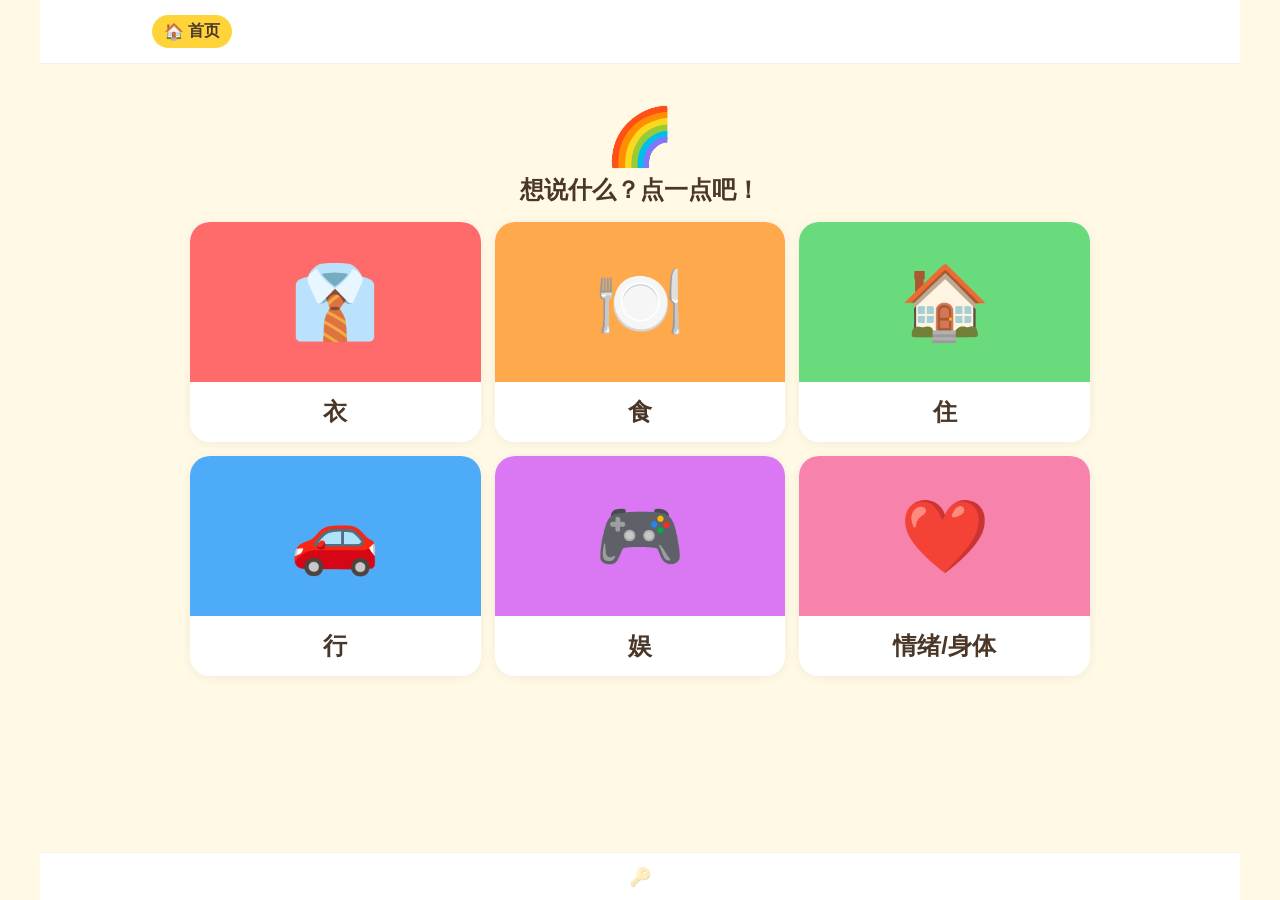
<file: index.html>
<!DOCTYPE html>
<html lang="zh-CN">
<head>
  <meta charset="UTF-8">
  <meta name="viewport" content="width=device-width, initial-scale=1.0, user-scalable=no, viewport-fit=cover">
  <meta name="apple-mobile-web-app-capable" content="yes">
  <meta name="apple-mobile-web-app-status-bar-style" content="default">
  <meta name="apple-mobile-web-app-title" content="小小表达家">
  <meta name="theme-color" content="#FFD43B">
  <meta name="description" content="儿童辅助沟通工具 — 图片点击式表达">
  <title>小小表达家</title>
  <link rel="stylesheet" href="css/style.css">
  <link rel="manifest" href="manifest.json">
  <link rel="icon" href="data:image/svg+xml,<svg xmlns='http://www.w3.org/2000/svg' viewBox='0 0 100 100'><text y='.9em' font-size='90'>🌈</text></svg>">
</head>
<body>

  <!-- ==================== 主容器 ==================== -->
  <div id="app-container">

    <!-- 顶部导航栏 -->
    <header id="top-bar">
      <!-- 返回按钮 -->
      <button id="btn-back" class="nav-btn" title="返回上一级" aria-label="返回上一级">
        <span class="nav-btn-icon">⬅</span>
        <span class="nav-btn-text">返回</span>
      </button>

      <!-- 面包屑导航 -->
      <nav id="breadcrumb" class="breadcrumb" aria-label="面包屑导航"></nav>

      <!-- 首页按钮 -->
      <button id="btn-home" class="nav-btn" title="回首页" aria-label="回首页">
        <span class="nav-btn-icon">🏠</span>
        <span class="nav-btn-text">首页</span>
      </button>
    </header>

    <!-- 主内容区 -->
    <main id="content-area">
      <!-- 动态渲染：首页分类 / 子菜单 / 叶子展示 -->
    </main>

    <!-- 叶子节点展示区（全屏覆盖） -->
    <div id="leaf-display">
      <!-- 动态渲染：最终结果的卡片 + 操作按钮 -->
    </div>

    <!-- 底部版权（最小化） -->
    <footer id="app-footer">
      <a href="admin.html" class="admin-link" title="家长管理">🔑</a>
    </footer>

  </div>

  <!-- ==================== 脚本加载 ==================== -->
  <script src="js/config.js"></script>
  <script src="js/data.js"></script>
  <script src="js/storage.js"></script>
  <script src="js/voice.js"></script>
  <script src="js/images.js"></script>
  <script src="js/router.js"></script>
  <script src="js/renderer.js"></script>

  <script>
    /**
     * 应用初始化
     */
    (function init() {
      // 初始化各模块
      Voice.init();
      Images.init();
      Router.init();
      Renderer.init();

      // 初始渲染
      const initialState = {
        path: Router.getPath(),
        depth: Router.getDepth(),
        items: Router.getCurrentLevel(),
        breadcrumb: Router.getBreadcrumb(),
        isLeaf: Router.isLeafNode(),
        currentNode: Router.getCurrentNode()
      };
      Renderer.render(initialState);

      // 记录访问日志（可选）
      console.log(`🌈 ${CONFIG.APP_NAME} v${CONFIG.APP_VERSION} 已就绪`);
      console.log('💡 提示：语音播报在用户首次点击后激活（浏览器策略）');

      // 注册 Service Worker (PWA)
      if ('serviceWorker' in navigator) {
        navigator.serviceWorker.register('sw.js')
          .then(reg => console.log('📦 Service Worker 已注册'))
          .catch(err => console.log('Service Worker 注册失败:', err));
      }
    })();
  </script>

</body>
</html>
</file>
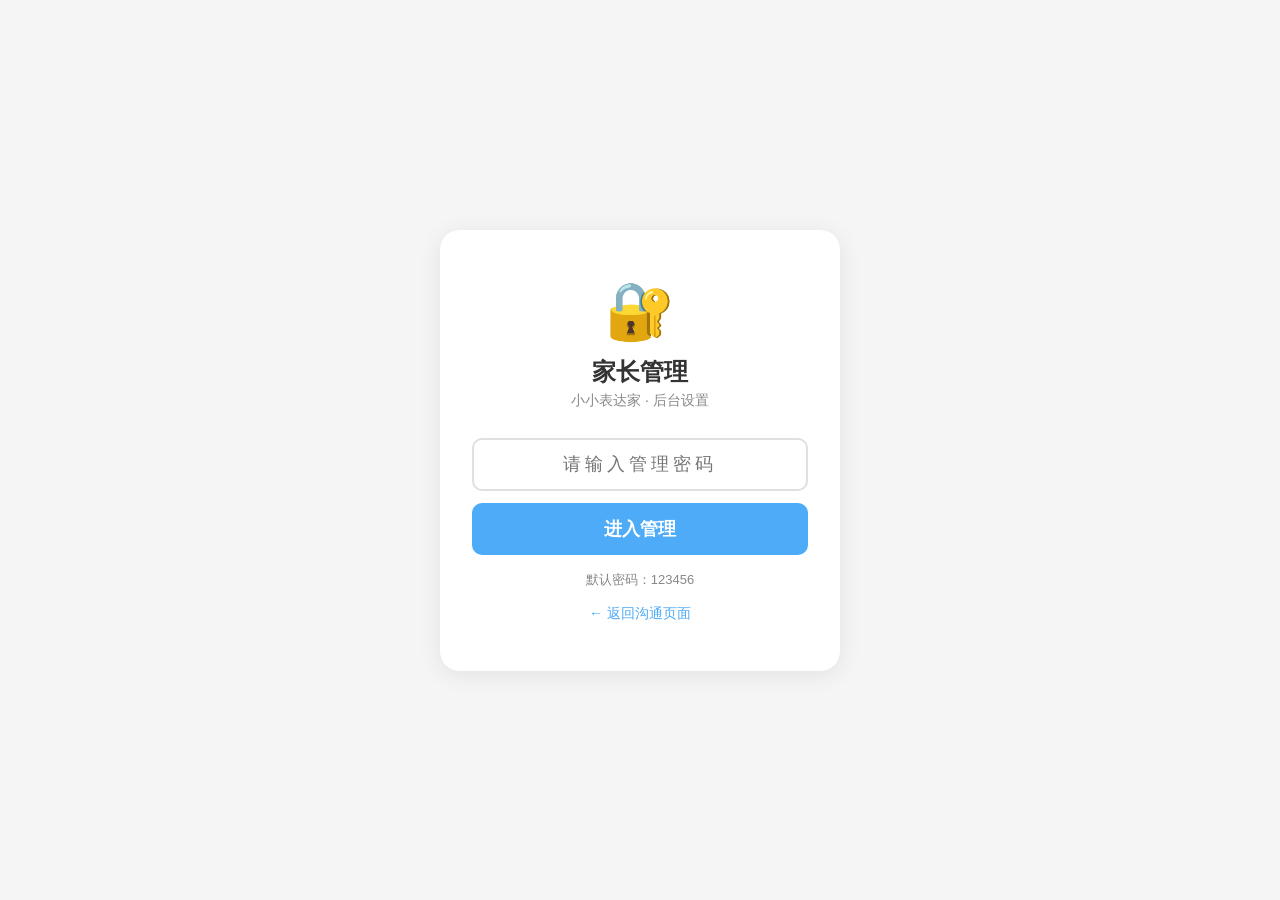
<file: admin.html>
<!DOCTYPE html>
<html lang="zh-CN">
<head>
  <meta charset="UTF-8">
  <meta name="viewport" content="width=device-width, initial-scale=1.0">
  <title>家长管理 — 小小表达家</title>
  <link rel="stylesheet" href="css/admin.css">
</head>
<body>

  <!-- ==================== 登录界面 ==================== -->
  <div id="login-screen" class="login-screen">
    <div class="login-card">
      <div class="login-icon">🔐</div>
      <h1 class="login-title">家长管理</h1>
      <p class="login-subtitle">小小表达家 · 后台设置</p>
      <form id="login-form" class="login-form">
        <input
          type="password"
          id="password-input"
          class="login-input"
          placeholder="请输入管理密码"
          autocomplete="off"
          aria-label="管理密码"
        >
        <button type="submit" class="login-btn">进入管理</button>
      </form>
      <p class="login-hint">默认密码：123456</p>
      <a href="index.html" class="login-back">← 返回沟通页面</a>
    </div>
  </div>

  <!-- ==================== 管理界面 ==================== -->
  <div id="admin-screen" class="admin-screen" style="display:none;">

    <!-- 顶部栏 -->
    <header class="admin-header">
      <h1 class="admin-title">⚙️ 家长管理后台</h1>
      <div class="admin-header-actions">
        <button id="btn-export" class="tool-btn" title="导出配置">📤 导出</button>
        <button id="btn-import" class="tool-btn" title="导入配置">📥 导入</button>
        <button id="btn-reset" class="tool-btn tool-btn-danger" title="恢复默认">🔄 恢复默认</button>
        <button id="btn-change-pwd" class="tool-btn" title="修改密码">🔑 改密码</button>
        <button id="btn-logout" class="tool-btn" title="退出">🚪 退出</button>
        <a href="index.html" class="tool-btn" title="返回沟通页面">🌈 沟通页面</a>
      </div>
    </header>

    <!-- 主内容区 -->
    <div class="admin-body">
      <!-- 左侧分类列表 -->
      <aside class="admin-sidebar">
        <h2 class="sidebar-title">📂 分类列表</h2>
        <div id="category-list" class="category-list">
          <!-- 动态渲染 -->
        </div>
      </aside>

      <!-- 右侧编辑区 -->
      <main class="admin-main">
        <div id="editor-empty" class="editor-empty">
          <div class="editor-empty-icon">👈</div>
          <p>从左侧选择一个分类开始编辑</p>
        </div>

        <div id="editor-panel" class="editor-panel" style="display:none;">
          <!-- 面包屑 -->
          <div class="editor-breadcrumb" id="editor-breadcrumb"></div>

          <!-- 节点编辑表单 -->
          <div class="editor-form" id="editor-form">
            <h3>✏️ 编辑节点</h3>
            <div class="form-group">
              <label>名称</label>
              <input type="text" id="edit-name" placeholder="节点名称">
            </div>
            <div class="form-group">
              <label>Emoji 图标</label>
              <input type="text" id="edit-emoji" placeholder="如：🧥">
            </div>
            <div class="form-group">
              <label>Pexels 搜索关键词（英文）</label>
              <input type="text" id="edit-imagequery" placeholder="如：child jacket coat">
            </div>
            <div class="form-group">
              <label>自定义图片 URL（可选，优先级最高）</label>
              <input type="url" id="edit-customimage" placeholder="https://...">
            </div>
            <div class="form-group">
              <label>自定义播报文字（可选，默认使用名称）</label>
              <input type="text" id="edit-customspeech" placeholder="如：我想要穿红色的棉袄">
            </div>
            <div class="form-actions">
              <button id="btn-save" class="action-btn action-btn-primary">💾 保存</button>
              <button id="btn-delete" class="action-btn action-btn-danger">🗑️ 删除此节点</button>
            </div>
          </div>

          <!-- 子节点列表 -->
          <div class="editor-children">
            <h3>📋 子级选项</h3>
            <div id="children-list" class="children-list">
              <!-- 动态渲染 -->
            </div>
            <button id="btn-add-child" class="action-btn action-btn-add">➕ 添加子选项</button>
          </div>
        </div>
      </main>
    </div>
  </div>

  <!-- 隐藏的文件导入 input -->
  <input type="file" id="import-file" accept=".json" style="display:none;">

  <!-- ==================== 脚本加载 ==================== -->
  <script src="js/config.js"></script>
  <script src="js/data.js"></script>
  <script src="js/storage.js"></script>
  <script src="js/admin.js"></script>

</body>
</html>
</file>
<file: css/style.css>
/* ================================================================
   小小表达家 — 主界面样式
   设计原则：零文字依赖、大触摸目标、柔和色彩、流畅动画
   ================================================================ */

/* ========== CSS 变量 / 设计 Token ========== */
:root {
  --color-bg: #FFF9E6;
  --color-surface: #FFFFFF;
  --color-primary: #FFD43B;
  --color-text: #4A3728;
  --color-text-light: #8B7355;
  --color-shadow: rgba(0, 0, 0, 0.06);
  --color-shadow-hover: rgba(0, 0, 0, 0.12);
  --radius-sm: 12px;
  --radius-md: 20px;
  --radius-lg: 28px;
  --radius-xl: 36px;
  --font-family: -apple-system, BlinkMacSystemFont, 'Segoe UI', 'PingFang SC',
    'Microsoft YaHei', 'Helvetica Neue', sans-serif;
  --transition-fast: 200ms ease;
  --transition-normal: 300ms ease;
  --top-bar-height: 64px;
  --footer-height: 48px;
}

/* ========== 全局重置 ========== */
*, *::before, *::after {
  box-sizing: border-box;
  margin: 0;
  padding: 0;
}

html, body {
  height: 100%;
  width: 100%;
  overflow: hidden;
  font-family: var(--font-family);
  background-color: var(--color-bg);
  color: var(--color-text);
  -webkit-tap-highlight-color: transparent;
  -webkit-font-smoothing: antialiased;
  -webkit-user-select: none;
  user-select: none;
  touch-action: manipulation;
}

button {
  font-family: inherit;
  border: none;
  cursor: pointer;
  background: none;
  -webkit-tap-highlight-color: transparent;
}

button:active {
  transform: scale(0.95);
}

/* ========== 应用容器 ========== */
#app-container {
  display: flex;
  flex-direction: column;
  height: 100%;
  max-width: 1200px;
  margin: 0 auto;
  position: relative;
  overflow: hidden;
}

/* ========== 顶部导航栏 ========== */
#top-bar {
  display: flex;
  align-items: center;
  gap: 8px;
  padding: 8px 12px;
  height: var(--top-bar-height);
  flex-shrink: 0;
  background: var(--color-surface);
  border-bottom: 1px solid rgba(0, 0, 0, 0.06);
  z-index: 100;
}

/* 导航按钮 */
.nav-btn {
  display: flex;
  align-items: center;
  gap: 4px;
  padding: 8px 14px;
  border-radius: var(--radius-sm);
  background: #f8f9fa;
  color: var(--color-text);
  font-size: 16px;
  font-weight: 600;
  transition: background var(--transition-fast), opacity var(--transition-normal);
  white-space: nowrap;
  flex-shrink: 0;
  min-height: 44px;
  min-width: 44px;
}

.nav-btn:hover {
  background: #e9ecef;
}

.nav-btn:active {
  background: #dee2e6;
}

.nav-btn-icon {
  font-size: 20px;
}

/* 面包屑导航 */
.breadcrumb {
  flex: 1;
  display: flex;
  align-items: center;
  gap: 4px;
  overflow-x: auto;
  overflow-y: hidden;
  white-space: nowrap;
  padding: 4px 8px;
  scrollbar-width: none;
  -ms-overflow-style: none;
}

.breadcrumb::-webkit-scrollbar {
  display: none;
}

.breadcrumb-item {
  display: inline-flex;
  align-items: center;
  gap: 4px;
  padding: 6px 12px;
  border-radius: 20px;
  font-size: 15px;
  font-weight: 500;
  color: var(--color-text-light);
  background: #f8f9fa;
  transition: background var(--transition-fast), color var(--transition-fast);
  flex-shrink: 0;
}

.breadcrumb-item.clickable {
  cursor: pointer;
}

.breadcrumb-item.clickable:hover {
  background: #e9ecef;
  color: var(--color-text);
}

.breadcrumb-item.current {
  background: var(--color-primary);
  color: var(--color-text);
  font-weight: 700;
}

.breadcrumb-sep {
  color: #ccc;
  font-size: 20px;
  margin: 0 2px;
  flex-shrink: 0;
}

.breadcrumb-name {
  max-width: 80px;
  overflow: hidden;
  text-overflow: ellipsis;
}

/* ========== 主内容区 ========== */
#content-area {
  flex: 1;
  overflow-y: auto;
  overflow-x: hidden;
  padding: 16px;
  scroll-behavior: smooth;
  -webkit-overflow-scrolling: touch;
}

/* ========== 欢迎区块 ========== */
.welcome {
  text-align: center;
  padding: 16px 0 8px;
}

.welcome-icon {
  font-size: 48px;
  margin-bottom: 4px;
  animation: bounce 2s ease-in-out infinite;
}

@keyframes bounce {
  0%, 100% { transform: translateY(0); }
  50% { transform: translateY(-10px); }
}

.welcome-text {
  font-size: 20px;
  font-weight: 700;
  color: var(--color-text);
}

/* ========== 卡片网格 ========== */
.card-grid {
  display: grid;
  gap: 14px;
  padding: 8px 0;
}

/* 首页 6 大分类 */
.home-grid {
  grid-template-columns: repeat(2, 1fr);
}

/* 子分类 */
.category-grid {
  grid-template-columns: repeat(3, 1fr);
}

/* ========== 卡片样式 ========== */
.card {
  display: flex;
  flex-direction: column;
  align-items: center;
  background: var(--color-surface);
  border-radius: var(--radius-md);
  box-shadow: 0 2px 12px var(--color-shadow);
  cursor: pointer;
  overflow: hidden;
  transition: transform var(--transition-fast), box-shadow var(--transition-fast);
  aspect-ratio: 1;
}

.card:hover {
  transform: translateY(-2px);
  box-shadow: 0 6px 24px var(--color-shadow-hover);
}

.card:active {
  transform: scale(0.96);
}

/* 首页大卡片额外样式 */
.home-card {
  aspect-ratio: auto;
  min-height: 180px;
}

.home-card .card-img-wrap {
  flex: 1;
  width: 100%;
  min-height: 120px;
}

.home-card .card-label {
  font-size: 22px;
  padding: 14px 10px;
}

/* 卡片图片区域 */
.card-img-wrap {
  width: 100%;
  flex: 1;
  display: flex;
  align-items: center;
  justify-content: center;
  position: relative;
  overflow: hidden;
  background-color: #f1f3f5;
}

.card-emoji {
  font-size: 56px;
  display: flex;
  align-items: center;
  justify-content: center;
  width: 100%;
  height: 100%;
  transition: opacity var(--transition-normal);
}

.card-img {
  position: absolute;
  top: 0;
  left: 0;
  width: 100%;
  height: 100%;
  object-fit: cover;
}

/* 卡片标签 */
.card-label {
  width: 100%;
  text-align: center;
  font-size: 17px;
  font-weight: 700;
  color: var(--color-text);
  padding: 10px 8px;
  background: var(--color-surface);
  flex-shrink: 0;
}

/* ========== 叶子节点展示区 ========== */
#leaf-display {
  display: none;
  position: absolute;
  top: var(--top-bar-height);
  left: 0;
  right: 0;
  bottom: var(--footer-height);
  background: var(--color-bg);
  z-index: 50;
  overflow-y: auto;
  padding: 16px;
  animation: fadeIn var(--transition-normal) ease;
}

#leaf-display.active {
  display: flex;
  align-items: center;
  justify-content: center;
}

@keyframes fadeIn {
  from { opacity: 0; transform: scale(0.95); }
  to { opacity: 1; transform: scale(1); }
}

.leaf-card {
  display: flex;
  flex-direction: column;
  align-items: center;
  width: 100%;
  max-width: 480px;
  animation: popIn 350ms cubic-bezier(0.175, 0.885, 0.32, 1.275);
}

@keyframes popIn {
  from { opacity: 0; transform: scale(0.8) translateY(20px); }
  to { opacity: 1; transform: scale(1) translateY(0); }
}

/* 叶子大图容器 */
.leaf-image-container {
  width: 100%;
  aspect-ratio: 1;
  border-radius: var(--radius-lg);
  overflow: hidden;
  box-shadow: 0 8px 40px rgba(0, 0, 0, 0.1);
  position: relative;
  background: var(--color-surface);
}

.leaf-emoji {
  width: 100%;
  height: 100%;
  display: flex;
  align-items: center;
  justify-content: center;
  font-size: 140px;
  position: absolute;
  top: 0;
  left: 0;
}

.leaf-img {
  width: 100%;
  height: 100%;
  object-fit: cover;
  position: absolute;
  top: 0;
  left: 0;
}

/* 叶子名称 */
.leaf-name {
  font-size: 32px;
  font-weight: 800;
  color: var(--color-text);
  margin: 20px 0;
  text-align: center;
}

/* 叶子操作按钮 */
.leaf-actions {
  display: flex;
  gap: 12px;
  flex-wrap: wrap;
  justify-content: center;
  width: 100%;
}

.leaf-btn {
  display: flex;
  align-items: center;
  gap: 6px;
  padding: 14px 24px;
  border-radius: var(--radius-md);
  font-size: 18px;
  font-weight: 700;
  transition: transform var(--transition-fast), box-shadow var(--transition-fast);
  box-shadow: 0 2px 8px var(--color-shadow);
  min-height: 56px;
}

.leaf-btn-repeat {
  background: #FFF3BF;
  color: #8B6D00;
}

.leaf-btn-home {
  background: #D3F9D8;
  color: #2B7A3F;
}

.leaf-btn-back {
  background: #D0EBFF;
  color: #1C5F9E;
}

.leaf-btn:hover {
  box-shadow: 0 4px 16px var(--color-shadow-hover);
}

.leaf-btn:active {
  transform: scale(0.94);
}

/* ========== 底部 ========== */
#app-footer {
  height: var(--footer-height);
  flex-shrink: 0;
  display: flex;
  align-items: center;
  justify-content: center;
  background: var(--color-surface);
  border-top: 1px solid rgba(0, 0, 0, 0.06);
}

.admin-link {
  font-size: 18px;
  opacity: 0.3;
  text-decoration: none;
  padding: 8px 16px;
  border-radius: var(--radius-sm);
  transition: opacity var(--transition-fast), background var(--transition-fast);
}

.admin-link:hover {
  opacity: 0.7;
  background: #f1f3f5;
}

/* ========== 响应式设计 ========== */

/* 平板 (768-1024px) */
@media (min-width: 768px) {
  .home-grid {
    grid-template-columns: repeat(3, 1fr);
  }
  .category-grid {
    grid-template-columns: repeat(4, 1fr);
  }
  .card-emoji {
    font-size: 64px;
  }
  .home-card .card-label {
    font-size: 24px;
  }
  .card-label {
    font-size: 18px;
  }
  .welcome-icon {
    font-size: 56px;
  }
  .welcome-text {
    font-size: 24px;
  }
}

/* 桌面 (>1024px) */
@media (min-width: 1024px) {
  .home-grid {
    grid-template-columns: repeat(3, 1fr);
    max-width: 900px;
    margin: 0 auto;
  }
  .category-grid {
    grid-template-columns: repeat(5, 1fr);
  }
  .home-card {
    min-height: 220px;
  }
  .card-emoji {
    font-size: 72px;
  }
  #content-area {
    padding: 24px 32px;
  }
  .breadcrumb-item {
    font-size: 16px;
  }
  .breadcrumb-name {
    max-width: 120px;
  }
}

/* 小屏手机 (<380px) */
@media (max-width: 380px) {
  .home-grid {
    grid-template-columns: repeat(2, 1fr);
    gap: 10px;
  }
  .category-grid {
    grid-template-columns: repeat(2, 1fr);
    gap: 10px;
  }
  .card-emoji {
    font-size: 44px;
  }
  .card-label {
    font-size: 15px;
    padding: 8px 6px;
  }
  .home-card .card-label {
    font-size: 18px;
  }
  .nav-btn-text {
    display: none;
  }
  .breadcrumb-item {
    font-size: 13px;
    padding: 5px 8px;
  }
  .leaf-name {
    font-size: 26px;
  }
  .leaf-btn {
    font-size: 16px;
    padding: 12px 18px;
  }
}

/* ========== 辅助功能 ========== */

/* 减少动画偏好 */
@media (prefers-reduced-motion: reduce) {
  *, *::before, *::after {
    animation-duration: 0.01ms !important;
    transition-duration: 0.01ms !important;
  }
}

/* 打印样式 */
@media print {
  #top-bar, #app-footer, .leaf-actions {
    display: none;
  }
  #leaf-display {
    position: static;
  }
}
</file>
<file: css/admin.css>
/* ================================================================
   小小表达家 — 家长后台样式
   ================================================================ */

:root {
  --admin-bg: #f5f5f5;
  --admin-surface: #ffffff;
  --admin-primary: #4DABF7;
  --admin-danger: #FF6B6B;
  --admin-success: #69DB7C;
  --admin-text: #333;
  --admin-text-light: #888;
  --admin-border: #e0e0e0;
  --admin-radius: 10px;
}

*, *::before, *::after { box-sizing: border-box; margin: 0; padding: 0; }

body {
  font-family: -apple-system, BlinkMacSystemFont, 'Segoe UI', 'PingFang SC', 'Microsoft YaHei', sans-serif;
  background: var(--admin-bg);
  color: var(--admin-text);
  min-height: 100vh;
}

button {
  font-family: inherit;
  cursor: pointer;
  border: none;
  background: none;
}

input {
  font-family: inherit;
  font-size: 15px;
}

a {
  text-decoration: none;
}

/* ========== 登录界面 ========== */
.login-screen {
  display: flex;
  align-items: center;
  justify-content: center;
  min-height: 100vh;
  padding: 20px;
}

.login-card {
  background: var(--admin-surface);
  border-radius: 20px;
  padding: 48px 32px;
  width: 100%;
  max-width: 400px;
  text-align: center;
  box-shadow: 0 4px 24px rgba(0,0,0,0.08);
}

.login-icon {
  font-size: 56px;
  margin-bottom: 12px;
}

.login-title {
  font-size: 24px;
  font-weight: 800;
  margin-bottom: 4px;
}

.login-subtitle {
  color: var(--admin-text-light);
  font-size: 14px;
  margin-bottom: 28px;
}

.login-form {
  display: flex;
  flex-direction: column;
  gap: 12px;
}

.login-input {
  padding: 14px 18px;
  border: 2px solid var(--admin-border);
  border-radius: var(--admin-radius);
  font-size: 18px;
  text-align: center;
  letter-spacing: 4px;
  transition: border-color 200ms;
}

.login-input:focus {
  outline: none;
  border-color: var(--admin-primary);
}

.login-btn {
  padding: 14px;
  background: var(--admin-primary);
  color: white;
  font-size: 18px;
  font-weight: 700;
  border-radius: var(--admin-radius);
  transition: background 200ms;
}

.login-btn:hover { background: #339af0; }

.login-hint {
  margin-top: 16px;
  font-size: 13px;
  color: var(--admin-text-light);
}

.login-back {
  display: inline-block;
  margin-top: 16px;
  color: var(--admin-primary);
  font-size: 14px;
}

/* ========== 管理界面 ========== */
.admin-screen {
  display: flex;
  flex-direction: column;
  min-height: 100vh;
}

/* 顶部栏 */
.admin-header {
  display: flex;
  align-items: center;
  justify-content: space-between;
  flex-wrap: wrap;
  gap: 10px;
  padding: 14px 20px;
  background: var(--admin-surface);
  border-bottom: 1px solid var(--admin-border);
  position: sticky;
  top: 0;
  z-index: 100;
}

.admin-title {
  font-size: 20px;
  white-space: nowrap;
}

.admin-header-actions {
  display: flex;
  gap: 6px;
  flex-wrap: wrap;
}

.tool-btn {
  padding: 8px 14px;
  border-radius: 8px;
  font-size: 14px;
  font-weight: 600;
  background: #f1f3f5;
  color: var(--admin-text);
  transition: background 200ms;
  white-space: nowrap;
  display: inline-flex;
  align-items: center;
  gap: 4px;
}

.tool-btn:hover { background: #e0e0e0; }
.tool-btn-danger { color: #e03131; }
.tool-btn-danger:hover { background: #ffe3e3; }

/* 主体 */
.admin-body {
  display: flex;
  flex: 1;
}

/* 侧边栏 */
.admin-sidebar {
  width: 260px;
  flex-shrink: 0;
  background: var(--admin-surface);
  border-right: 1px solid var(--admin-border);
  padding: 16px;
  overflow-y: auto;
}

.sidebar-title {
  font-size: 16px;
  margin-bottom: 12px;
  padding-bottom: 8px;
  border-bottom: 2px solid var(--admin-border);
}

.category-list {
  display: flex;
  flex-direction: column;
  gap: 6px;
}

.category-item {
  padding: 12px 14px;
  border-radius: var(--admin-radius);
  font-size: 15px;
  font-weight: 600;
  cursor: pointer;
  transition: background 200ms, transform 150ms;
  display: flex;
  align-items: center;
  gap: 10px;
  border: 2px solid transparent;
}

.category-item:hover {
  background: #f1f3f5;
  transform: translateX(4px);
}

.category-item.active {
  background: #e7f5ff;
  border-color: var(--admin-primary);
}

.category-item-icon {
  font-size: 24px;
}

/* 右侧编辑区 */
.admin-main {
  flex: 1;
  padding: 20px;
  overflow-y: auto;
}

.editor-empty {
  display: flex;
  flex-direction: column;
  align-items: center;
  justify-content: center;
  height: 100%;
  min-height: 400px;
  color: var(--admin-text-light);
}

.editor-empty-icon {
  font-size: 64px;
  margin-bottom: 12px;
}

.editor-panel {
  max-width: 800px;
}

/* 编辑器面包屑 */
.editor-breadcrumb {
  display: flex;
  align-items: center;
  gap: 6px;
  flex-wrap: wrap;
  margin-bottom: 20px;
  padding: 10px 14px;
  background: var(--admin-surface);
  border-radius: var(--admin-radius);
  font-size: 14px;
  border: 1px solid var(--admin-border);
}

.editor-breadcrumb-item {
  color: var(--admin-primary);
  cursor: pointer;
  font-weight: 500;
  padding: 4px 8px;
  border-radius: 6px;
  transition: background 200ms;
}

.editor-breadcrumb-item:hover { background: #e7f5ff; }
.editor-breadcrumb-item.current {
  color: var(--admin-text);
  font-weight: 700;
  cursor: default;
}

.editor-breadcrumb-sep {
  color: #ccc;
}

/* 编辑表单 */
.editor-form {
  background: var(--admin-surface);
  border-radius: 16px;
  padding: 24px;
  margin-bottom: 16px;
  box-shadow: 0 1px 4px rgba(0,0,0,0.04);
}

.editor-form h3,
.editor-children h3 {
  font-size: 16px;
  margin-bottom: 16px;
  padding-bottom: 8px;
  border-bottom: 2px solid #f1f3f5;
}

.form-group {
  margin-bottom: 14px;
}

.form-group label {
  display: block;
  font-size: 13px;
  font-weight: 600;
  color: var(--admin-text-light);
  margin-bottom: 4px;
}

.form-group input {
  width: 100%;
  padding: 10px 14px;
  border: 2px solid var(--admin-border);
  border-radius: 8px;
  font-size: 15px;
  transition: border-color 200ms;
}

.form-group input:focus {
  outline: none;
  border-color: var(--admin-primary);
}

.form-actions {
  display: flex;
  gap: 10px;
  margin-top: 20px;
  flex-wrap: wrap;
}

/* 操作按钮 */
.action-btn {
  padding: 10px 20px;
  border-radius: 8px;
  font-size: 15px;
  font-weight: 700;
  transition: background 200ms, transform 150ms;
}

.action-btn:active { transform: scale(0.96); }
.action-btn-primary {
  background: var(--admin-primary);
  color: white;
}
.action-btn-primary:hover { background: #339af0; }
.action-btn-danger {
  background: #fff0f0;
  color: var(--admin-danger);
}
.action-btn-danger:hover { background: #ffe0e0; }
.action-btn-add {
  background: #f0fff4;
  color: var(--admin-success);
  width: 100%;
  padding: 14px;
  font-size: 16px;
  border: 2px dashed var(--admin-success);
  border-radius: var(--admin-radius);
}
.action-btn-add:hover { background: #e6fcec; }

/* 子节点列表 */
.editor-children {
  background: var(--admin-surface);
  border-radius: 16px;
  padding: 24px;
  box-shadow: 0 1px 4px rgba(0,0,0,0.04);
}

.children-list {
  display: flex;
  flex-direction: column;
  gap: 8px;
  margin-bottom: 16px;
}

.child-item {
  display: flex;
  align-items: center;
  justify-content: space-between;
  padding: 12px 16px;
  background: #f8f9fa;
  border-radius: var(--admin-radius);
  cursor: pointer;
  transition: background 200ms;
  border: 2px solid transparent;
}

.child-item:hover {
  background: #e7f5ff;
  border-color: var(--admin-primary);
}

.child-item-leaf {
  border-left: 4px solid var(--admin-success);
}

.child-item-info {
  display: flex;
  align-items: center;
  gap: 10px;
}

.child-item-emoji {
  font-size: 28px;
  width: 40px;
  text-align: center;
}

.child-item-name {
  font-weight: 600;
  font-size: 15px;
}

.child-item-meta {
  font-size: 12px;
  color: var(--admin-text-light);
}

.child-item-has-children {
  font-size: 11px;
  background: #e7f5ff;
  color: var(--admin-primary);
  padding: 3px 8px;
  border-radius: 12px;
  margin-left: 8px;
}

/* 提示消息 */
.toast {
  position: fixed;
  bottom: 24px;
  left: 50%;
  transform: translateX(-50%);
  padding: 12px 24px;
  border-radius: 12px;
  font-weight: 600;
  font-size: 14px;
  z-index: 9999;
  animation: toastIn 300ms ease, toastOut 300ms ease 2s forwards;
  box-shadow: 0 4px 16px rgba(0,0,0,0.12);
}

.toast-success { background: #d3f9d8; color: #2b7a3f; }
.toast-error { background: #ffe0e0; color: #c92a2a; }
.toast-info { background: #e7f5ff; color: #1c5f9e; }

@keyframes toastIn {
  from { opacity: 0; transform: translateX(-50%) translateY(20px); }
  to { opacity: 1; transform: translateX(-50%) translateY(0); }
}
@keyframes toastOut {
  from { opacity: 1; }
  to { opacity: 0; }
}

/* ========== 响应式 ========== */
@media (max-width: 768px) {
  .admin-body {
    flex-direction: column;
  }
  .admin-sidebar {
    width: 100%;
    border-right: none;
    border-bottom: 1px solid var(--admin-border);
    padding: 12px;
  }
  .category-list {
    flex-direction: row;
    flex-wrap: wrap;
  }
  .category-item {
    flex: 1 1 auto;
    min-width: 80px;
    justify-content: center;
  }
  .admin-header {
    padding: 10px 12px;
  }
  .admin-title {
    font-size: 17px;
  }
  .tool-btn {
    font-size: 12px;
    padding: 6px 10px;
  }
  .admin-main {
    padding: 12px;
  }
}
</file>
